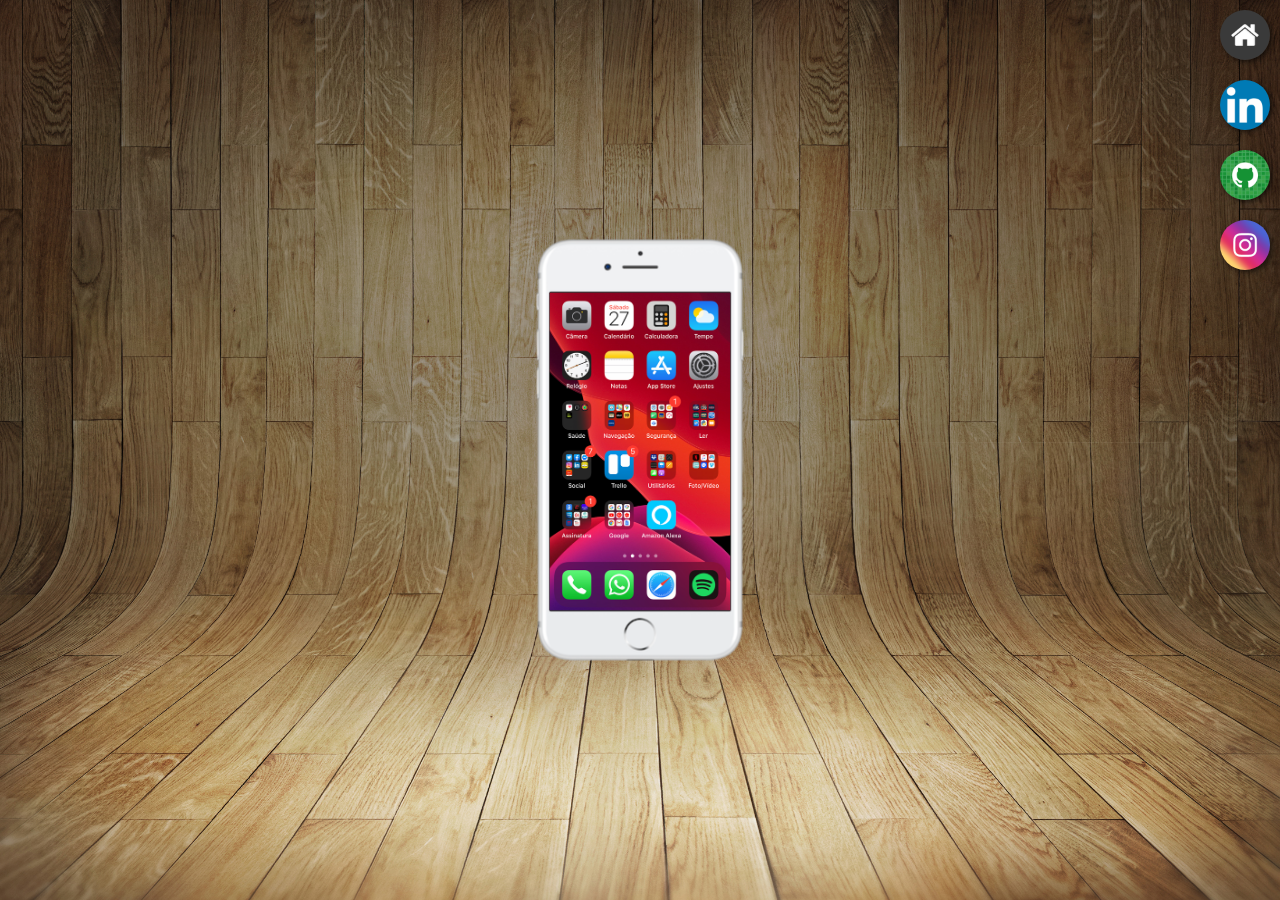
<file: index.html>
<!DOCTYPE html>
<html lang="pt-br">
<head>
    <meta charset="UTF-8">
    <meta http-equiv="X-UA-Compatible" content="IE=edge">
    <meta name="viewport" content="width=device-width, initial-scale=1.0">
    <title>Minhas Redes Sociais</title>
    <link rel="shortcut icon" href="assets/favicon.ico" type="image/x-icon">
    <link rel="stylesheet" href="css/style.css">
</head>
<body>
    <section id="telefone">
        <iframe src="home.html" name="tela" id="tela" frameborder="0">
            Seu navegador não é compativel
        </iframe>
    </section>
    <section id="redeSocial">
        <a href="home.html" target="tela"><img src="imagens/logo-home.jpg" alt="Logo home"></a>
        <a href="pg-linkedin.html" target="tela"><img src="imagens/logo-linkdin.png" alt="Logo linkdin"></a>
        <a href="pg-github.html" target="tela"><img src="imagens/logo-github.jpg" alt="Logo github"></a>
        <a href="pg-instagram.html" target="tela"><img src="imagens/logo-instagram.jpg" alt="Logo instagram"></a>
    </section>
</body>
</html>
</file>
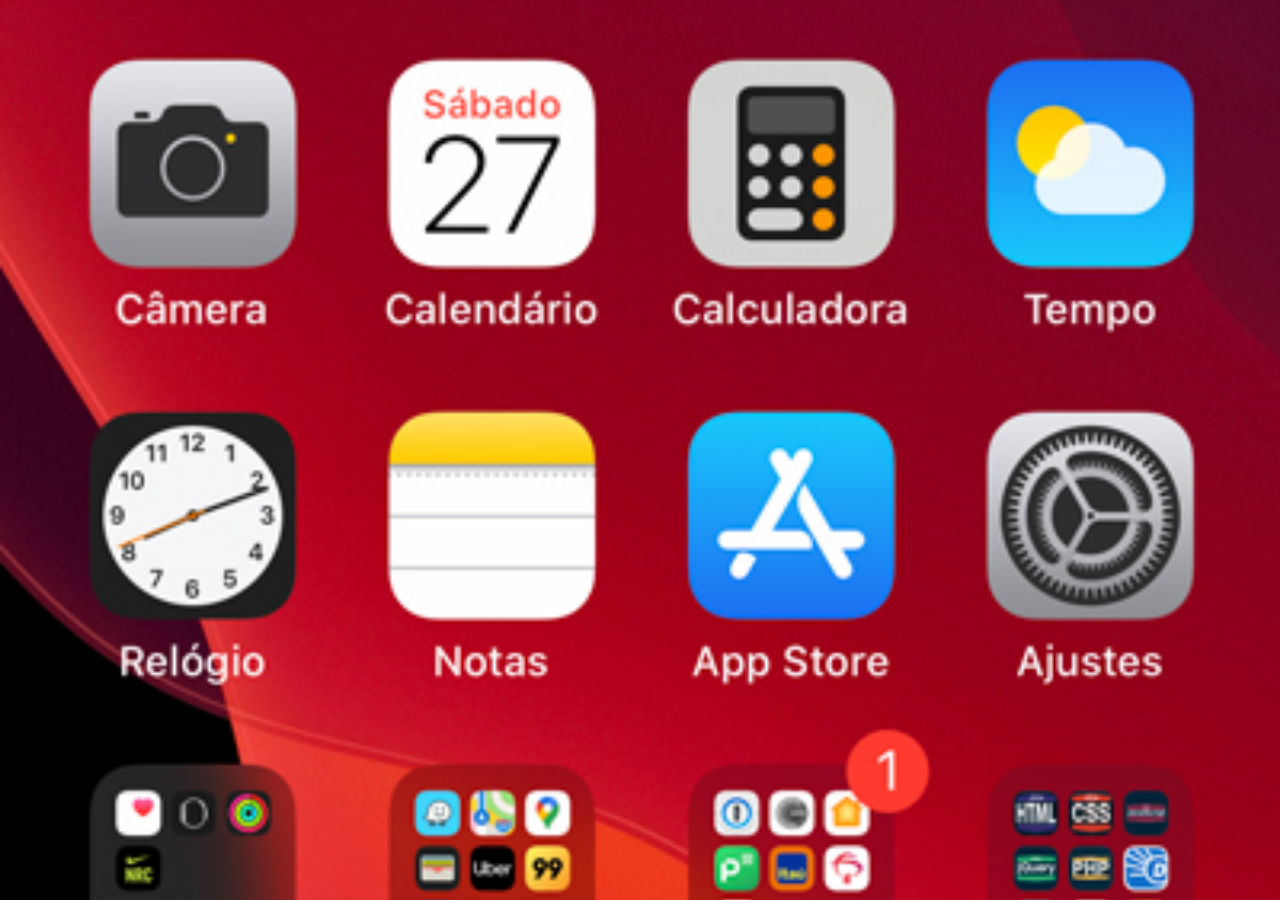
<file: home.html>
<!DOCTYPE html>
<html lang="pt-br">
<head>
    <meta charset="UTF-8">
    <meta http-equiv="X-UA-Compatible" content="IE=edge">
    <meta name="viewport" content="width=device-width, initial-scale=1.0">
    <title>home-telefone</title>
    <style>
        * {
            margin: 0;
            padding: 0;
        }

        body {
            width: 100vw;
            height: 100vh;
            background: black url('imagens/tela-home.jpg') no-repeat top center;
            background-size: cover;
        }
    </style>
</head>
<body>
</body>
</html>
</file>
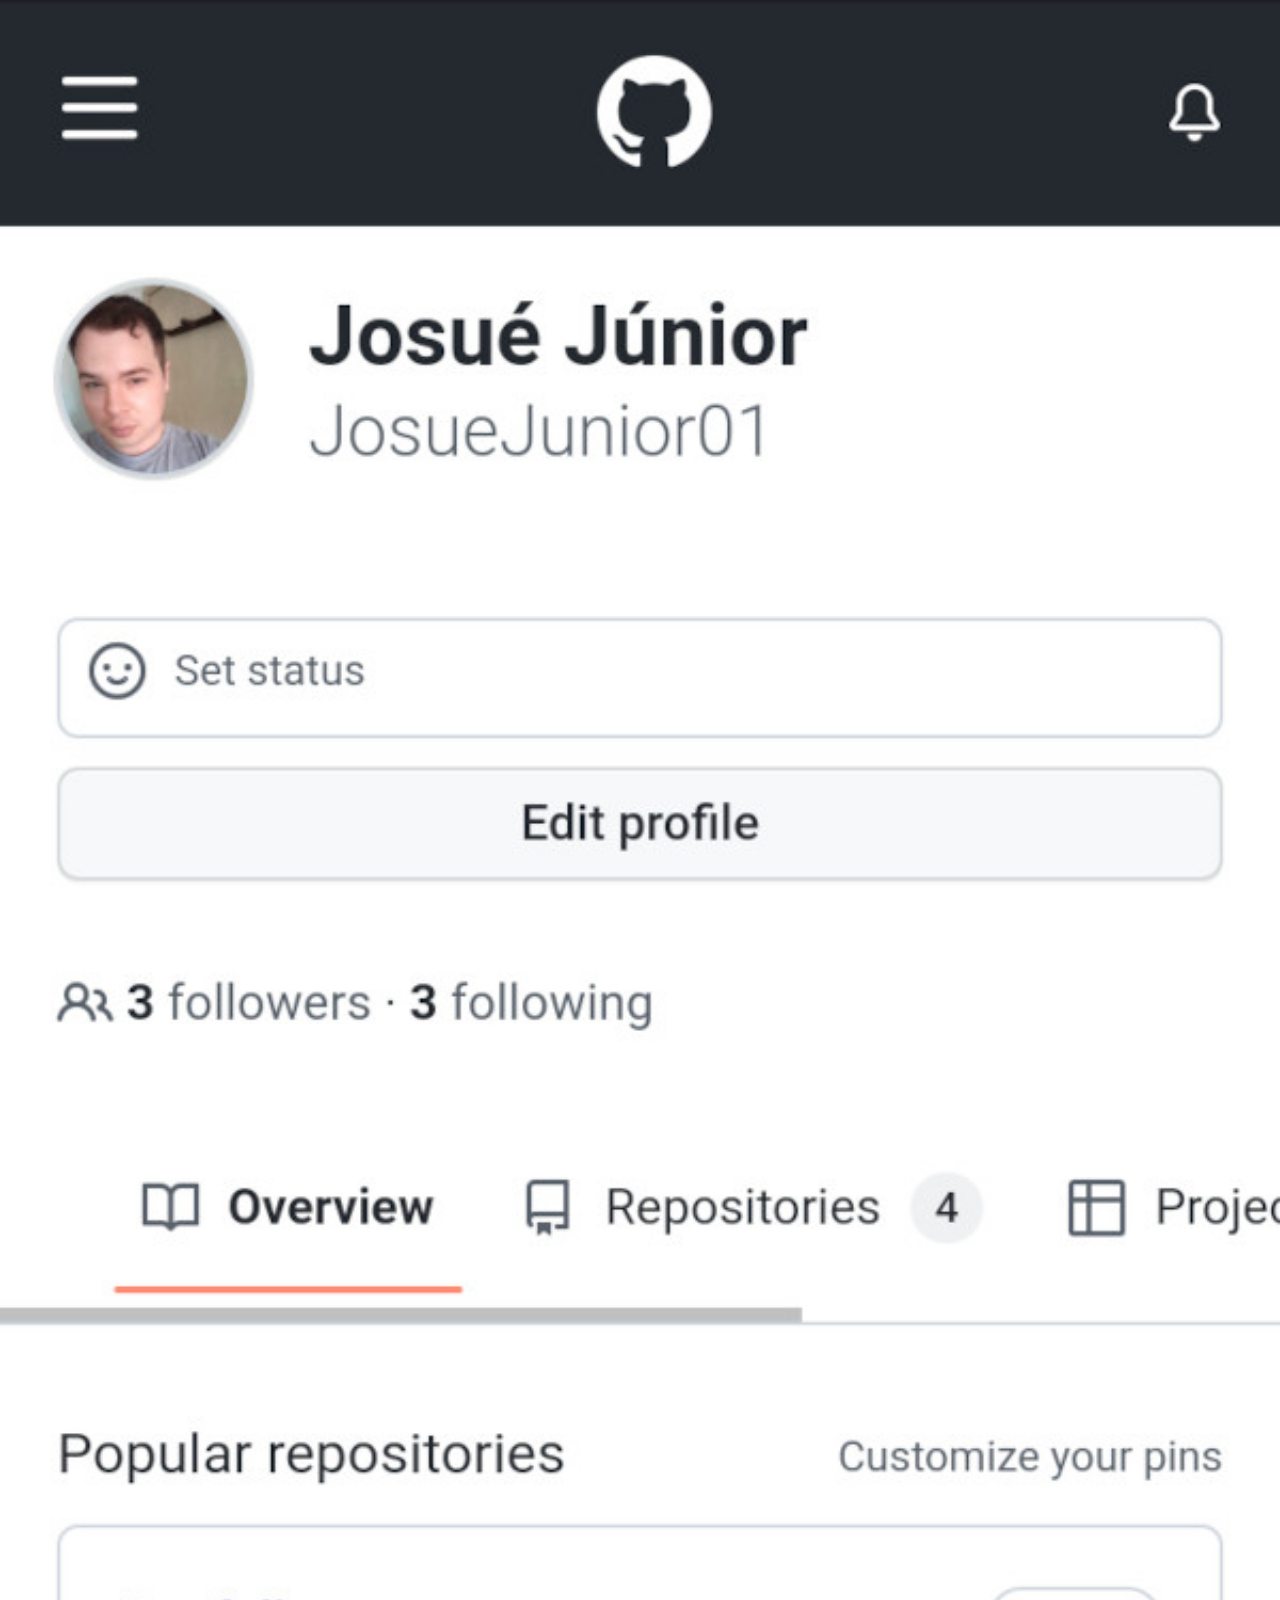
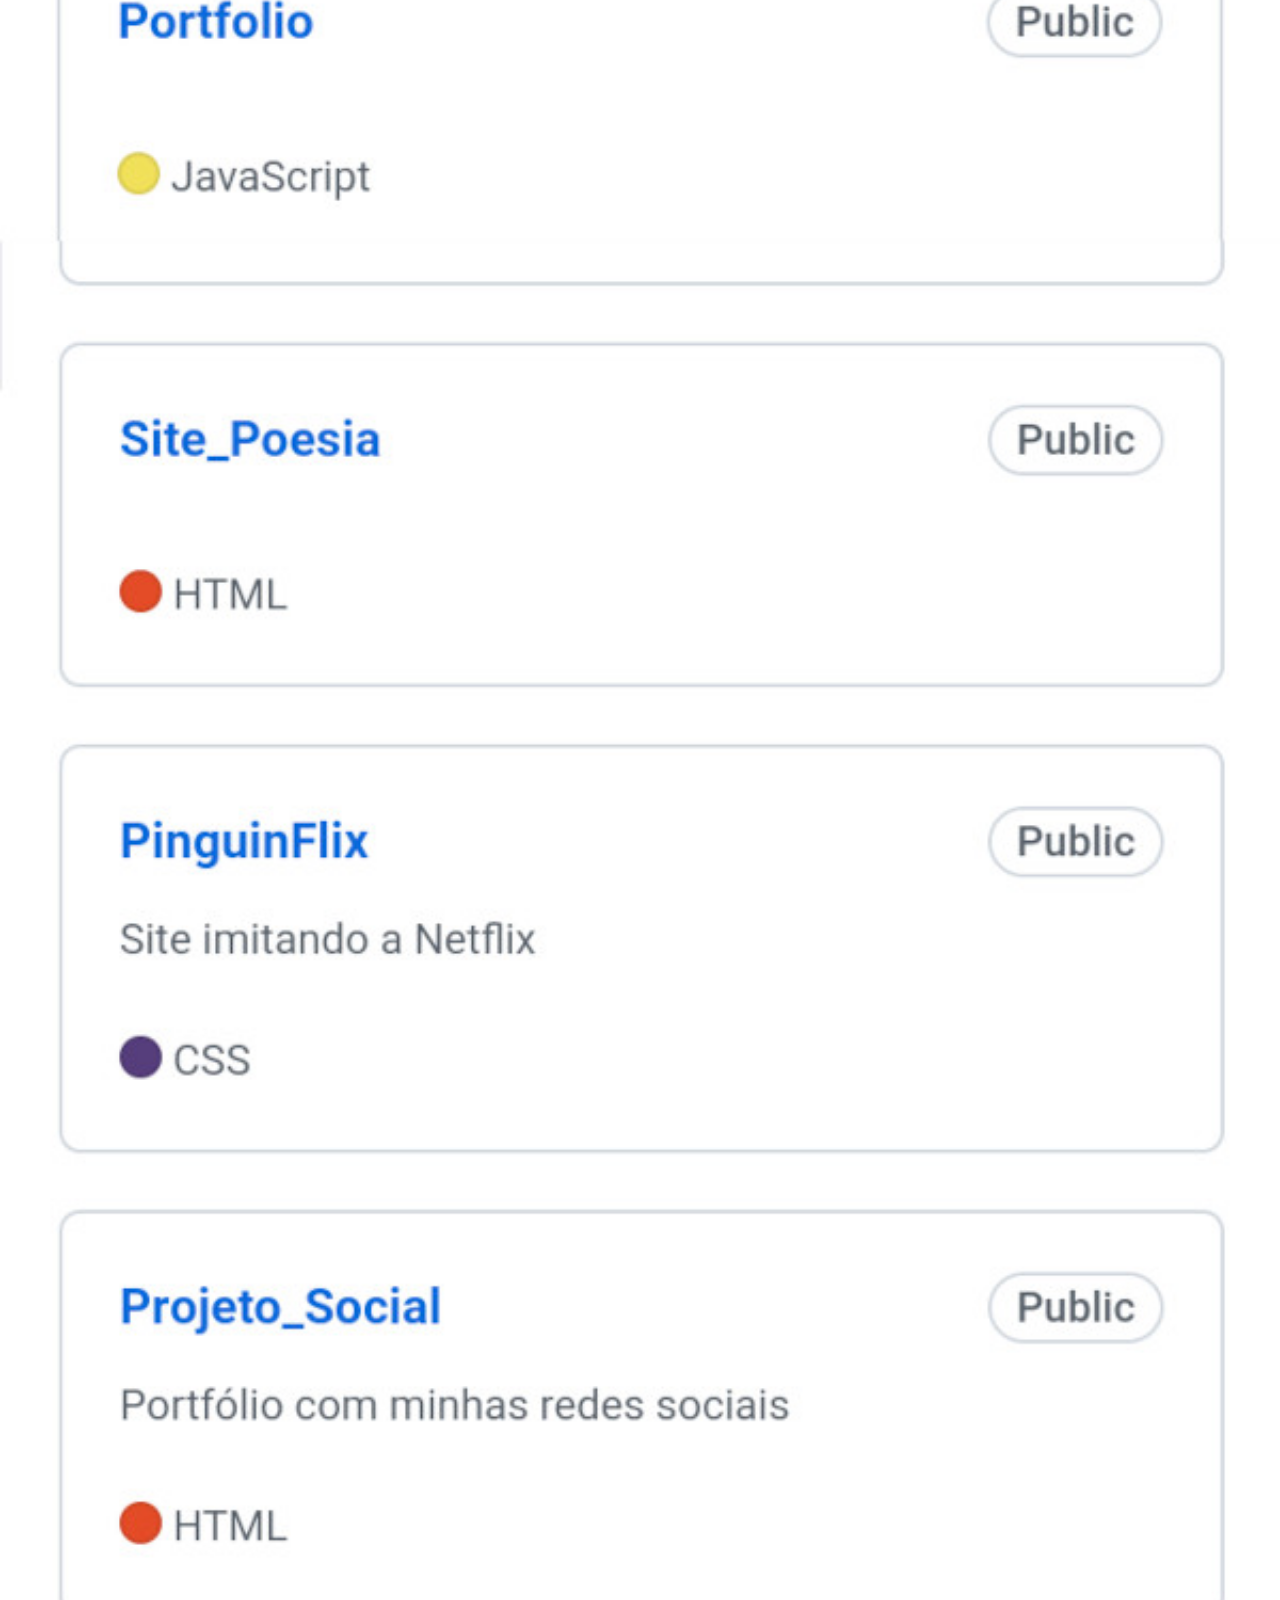
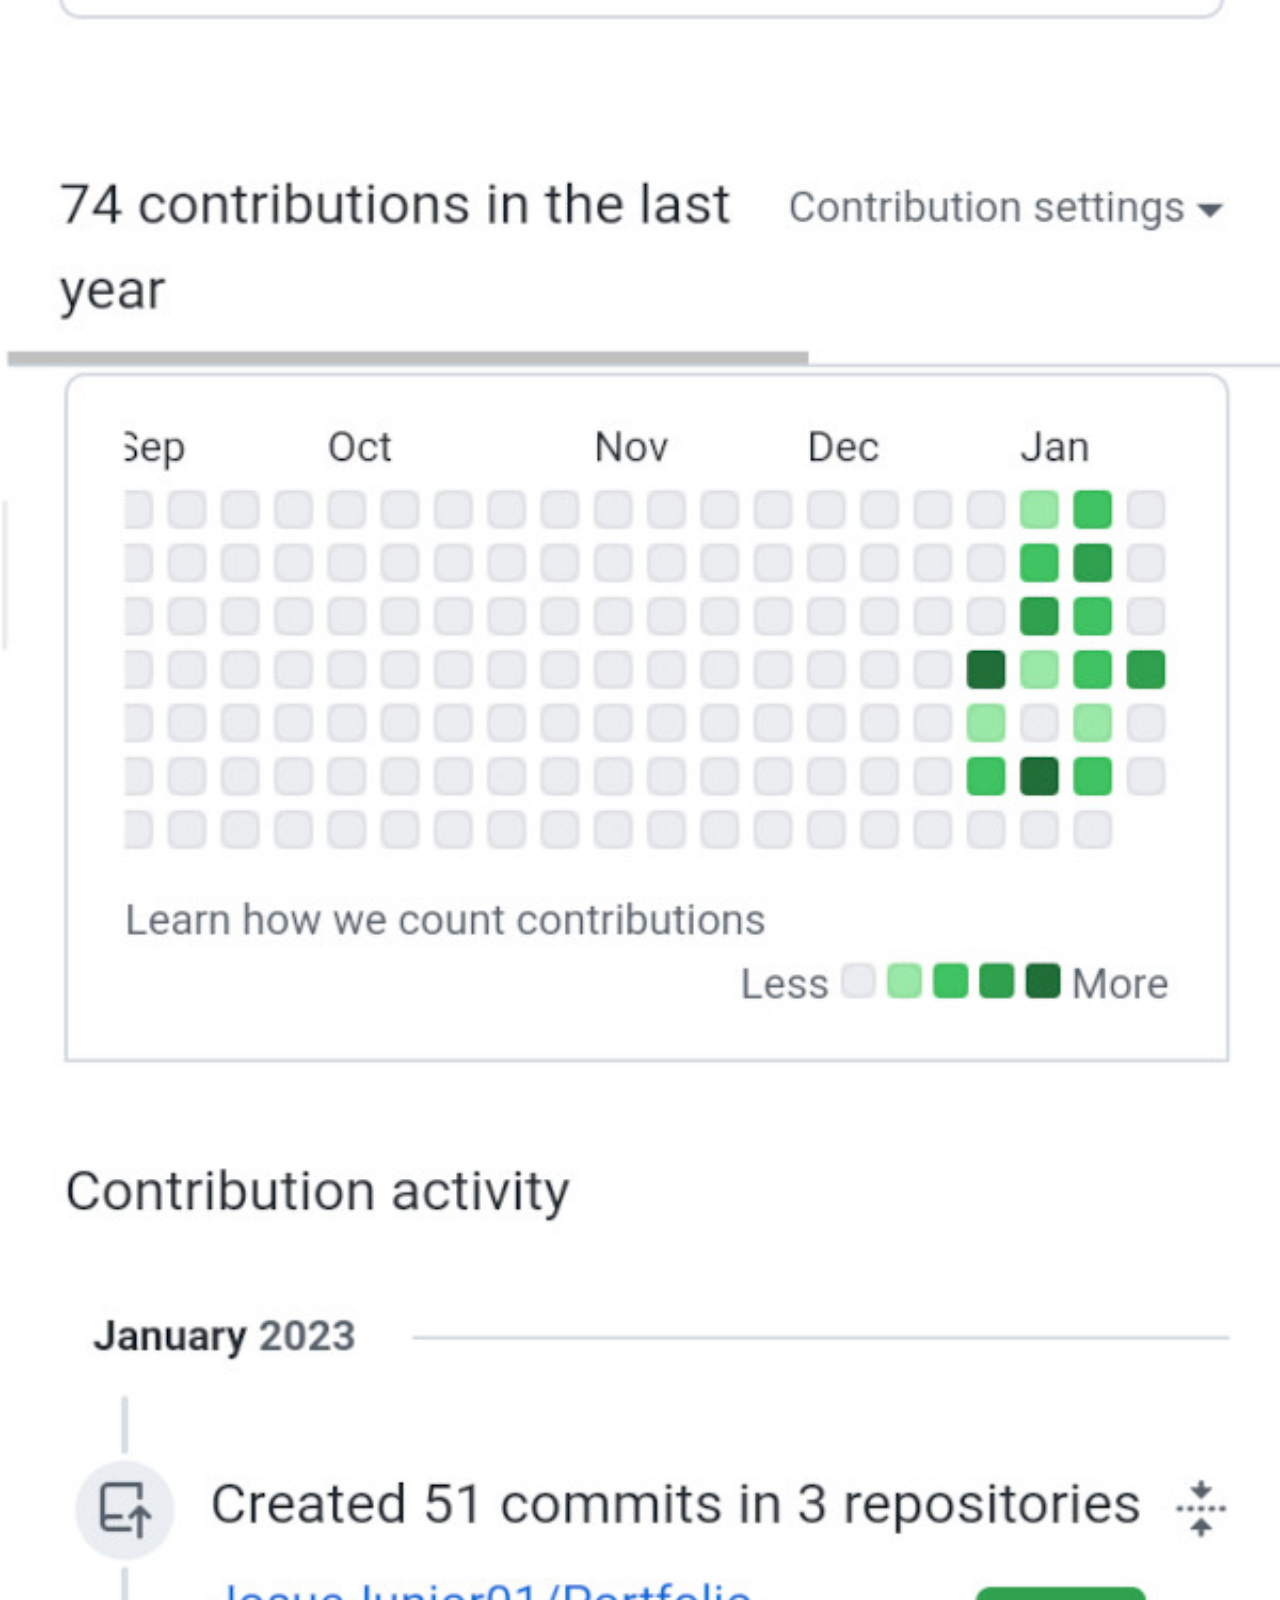
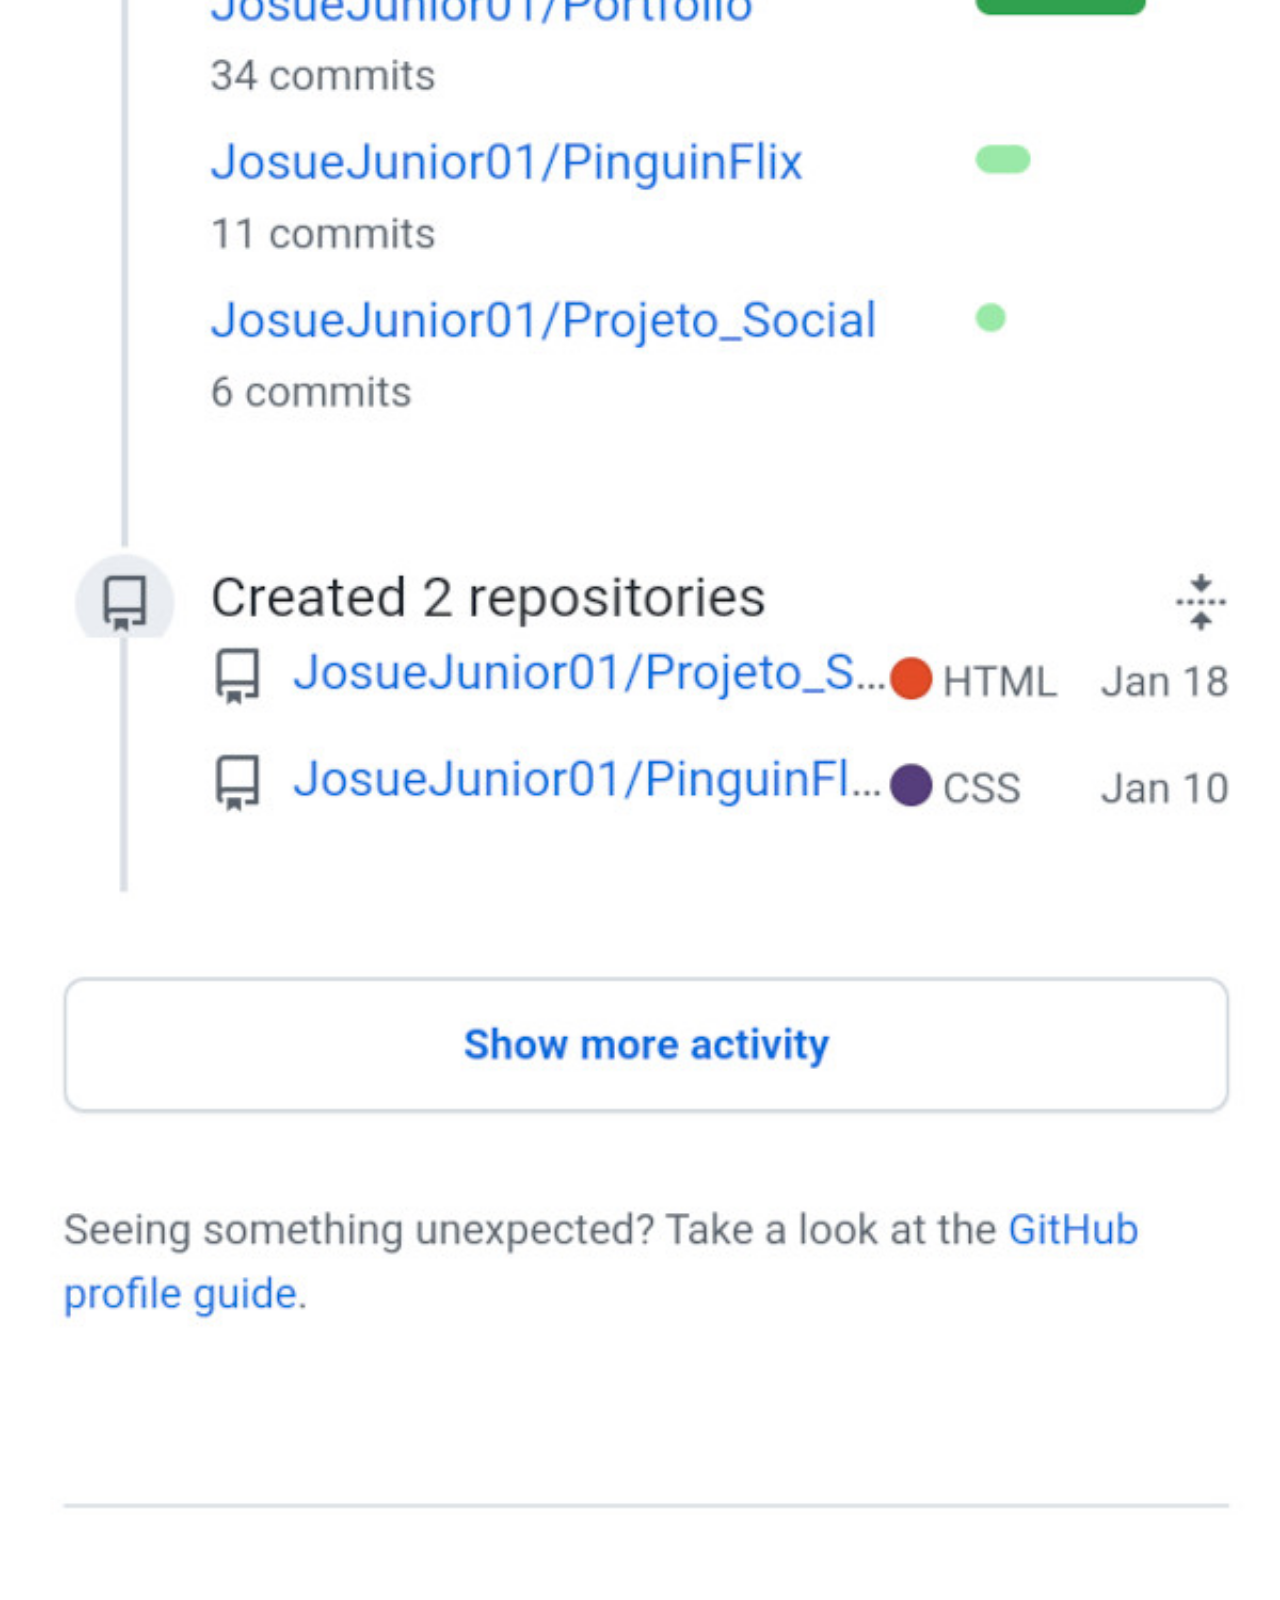
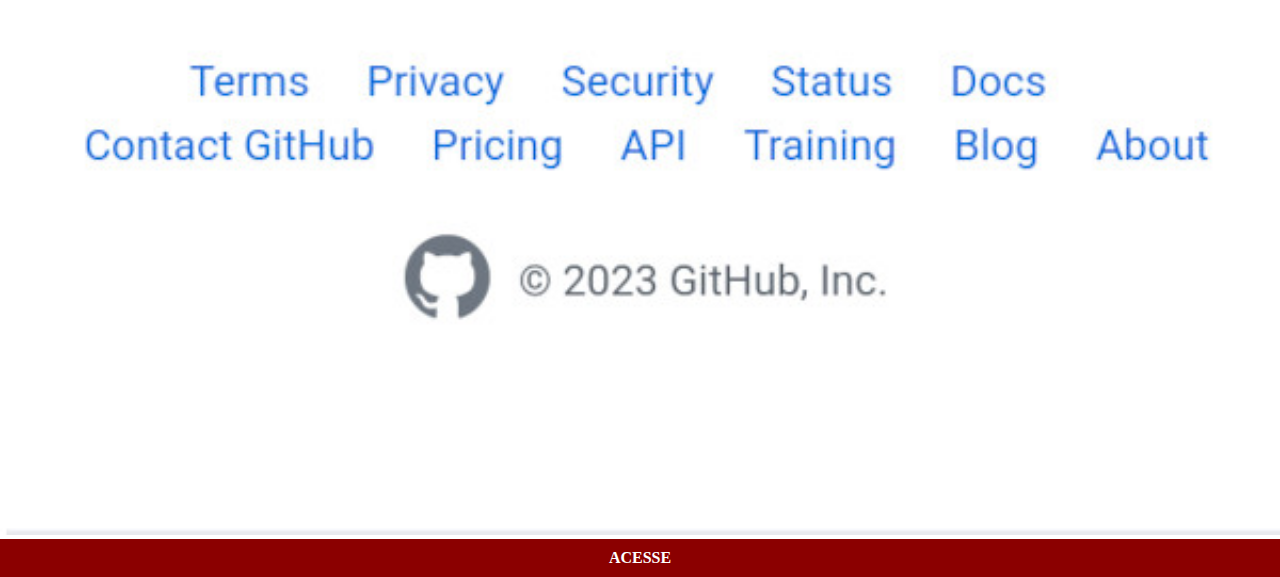
<file: pg-github.html>
<!DOCTYPE html>
<html lang="pt-br">
<head>
    <meta charset="UTF-8">
    <meta http-equiv="X-UA-Compatible" content="IE=edge">
    <meta name="viewport" content="width=device-width, initial-scale=1.0">
    <title>Página GitHub</title>
    <link rel="stylesheet" href="css/social.css">
</head>
<body>
    <img src="imagens/tela-github.jpg" alt="Github">
    <a href="https://github.com/JosueJunior01/" target="_blank" rel="external">Acesse</a>
</body>
</html>
</file>
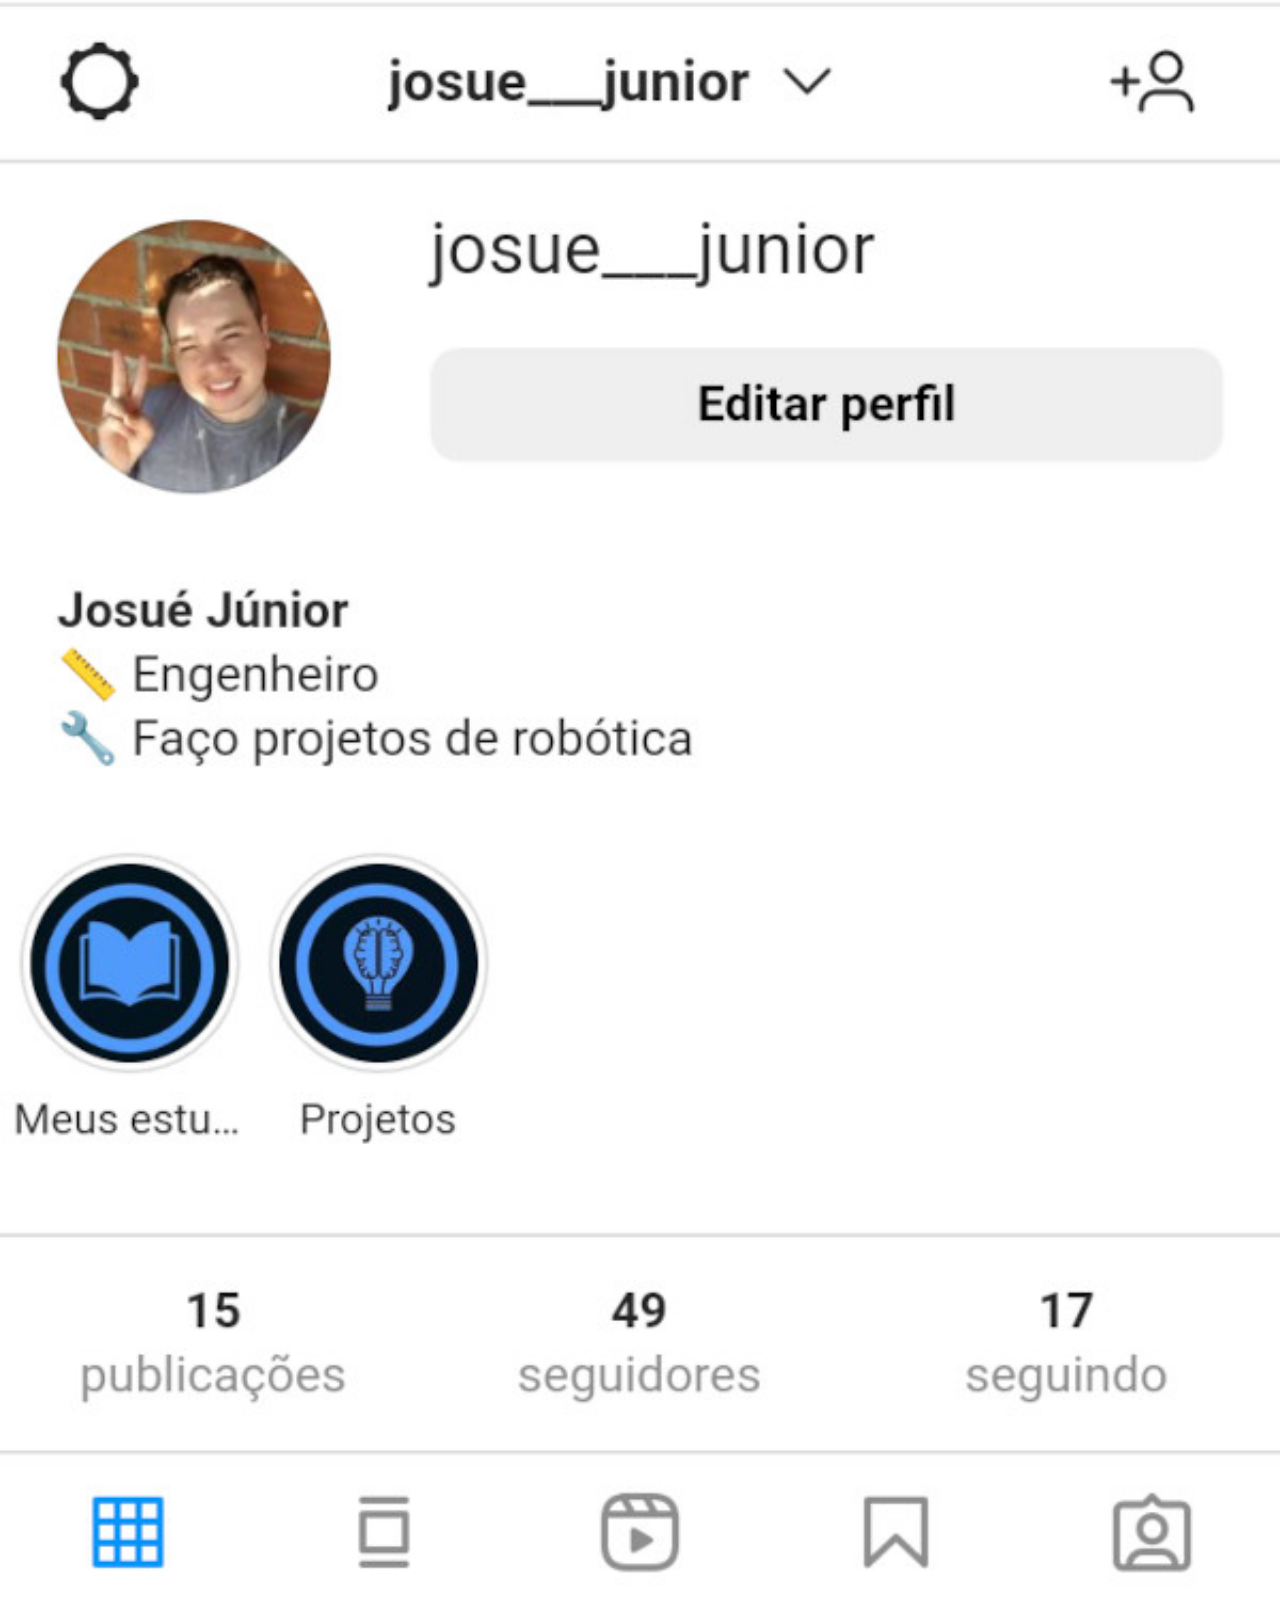
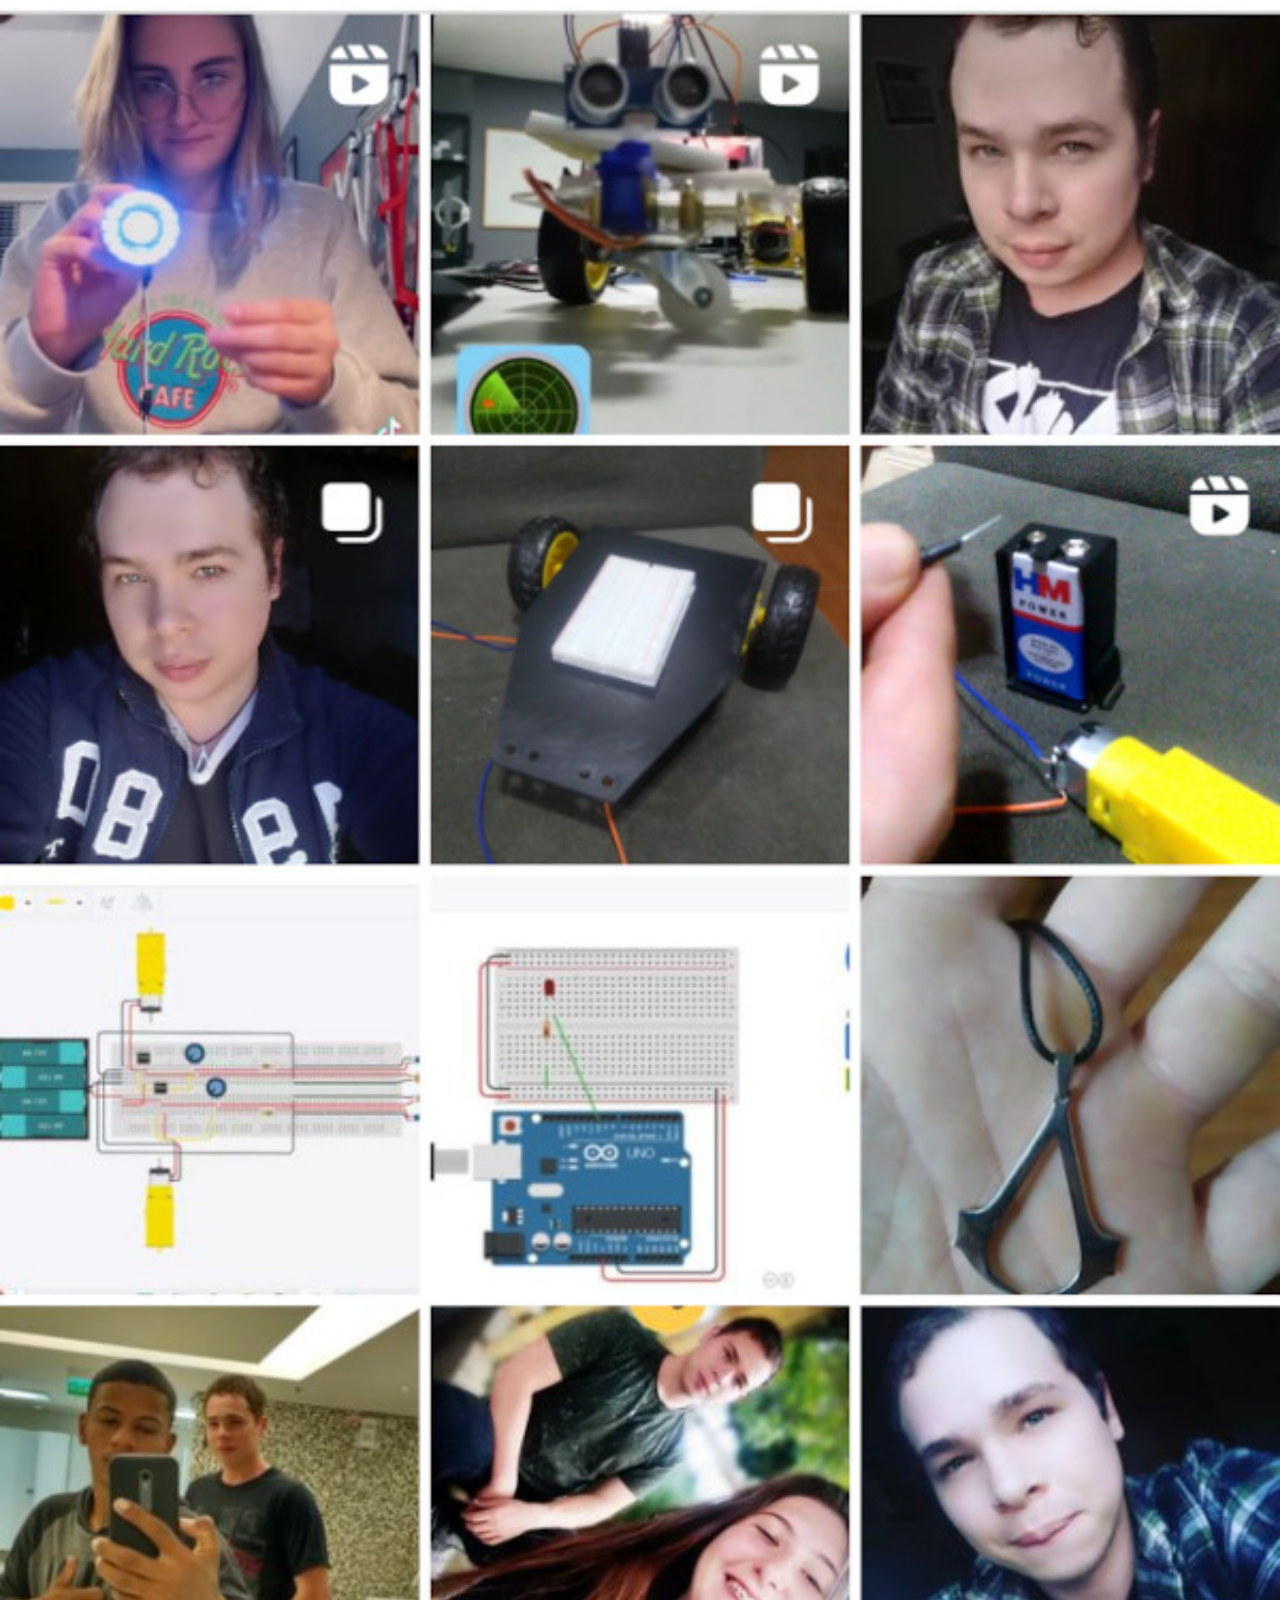
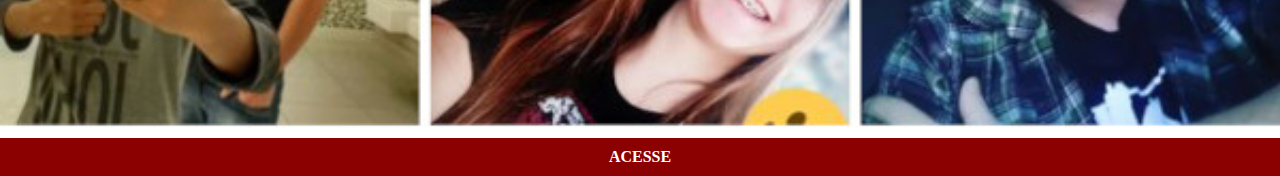
<file: pg-instagram.html>
<!DOCTYPE html>
<html lang="pt-br">
<head>
    <meta charset="UTF-8">
    <meta http-equiv="X-UA-Compatible" content="IE=edge">
    <meta name="viewport" content="width=device-width, initial-scale=1.0">
    <title>Página Instagram</title>
    <link rel="stylesheet" href="css/social.css">
</head>
<body>
    <img src="imagens/tela-instagram.jpg" alt="Instagram">
    <a href="https://www.instagram.com/josue___junior/" target="_blank" rel="external">Acesse</a>
</body>
</html>
</file>
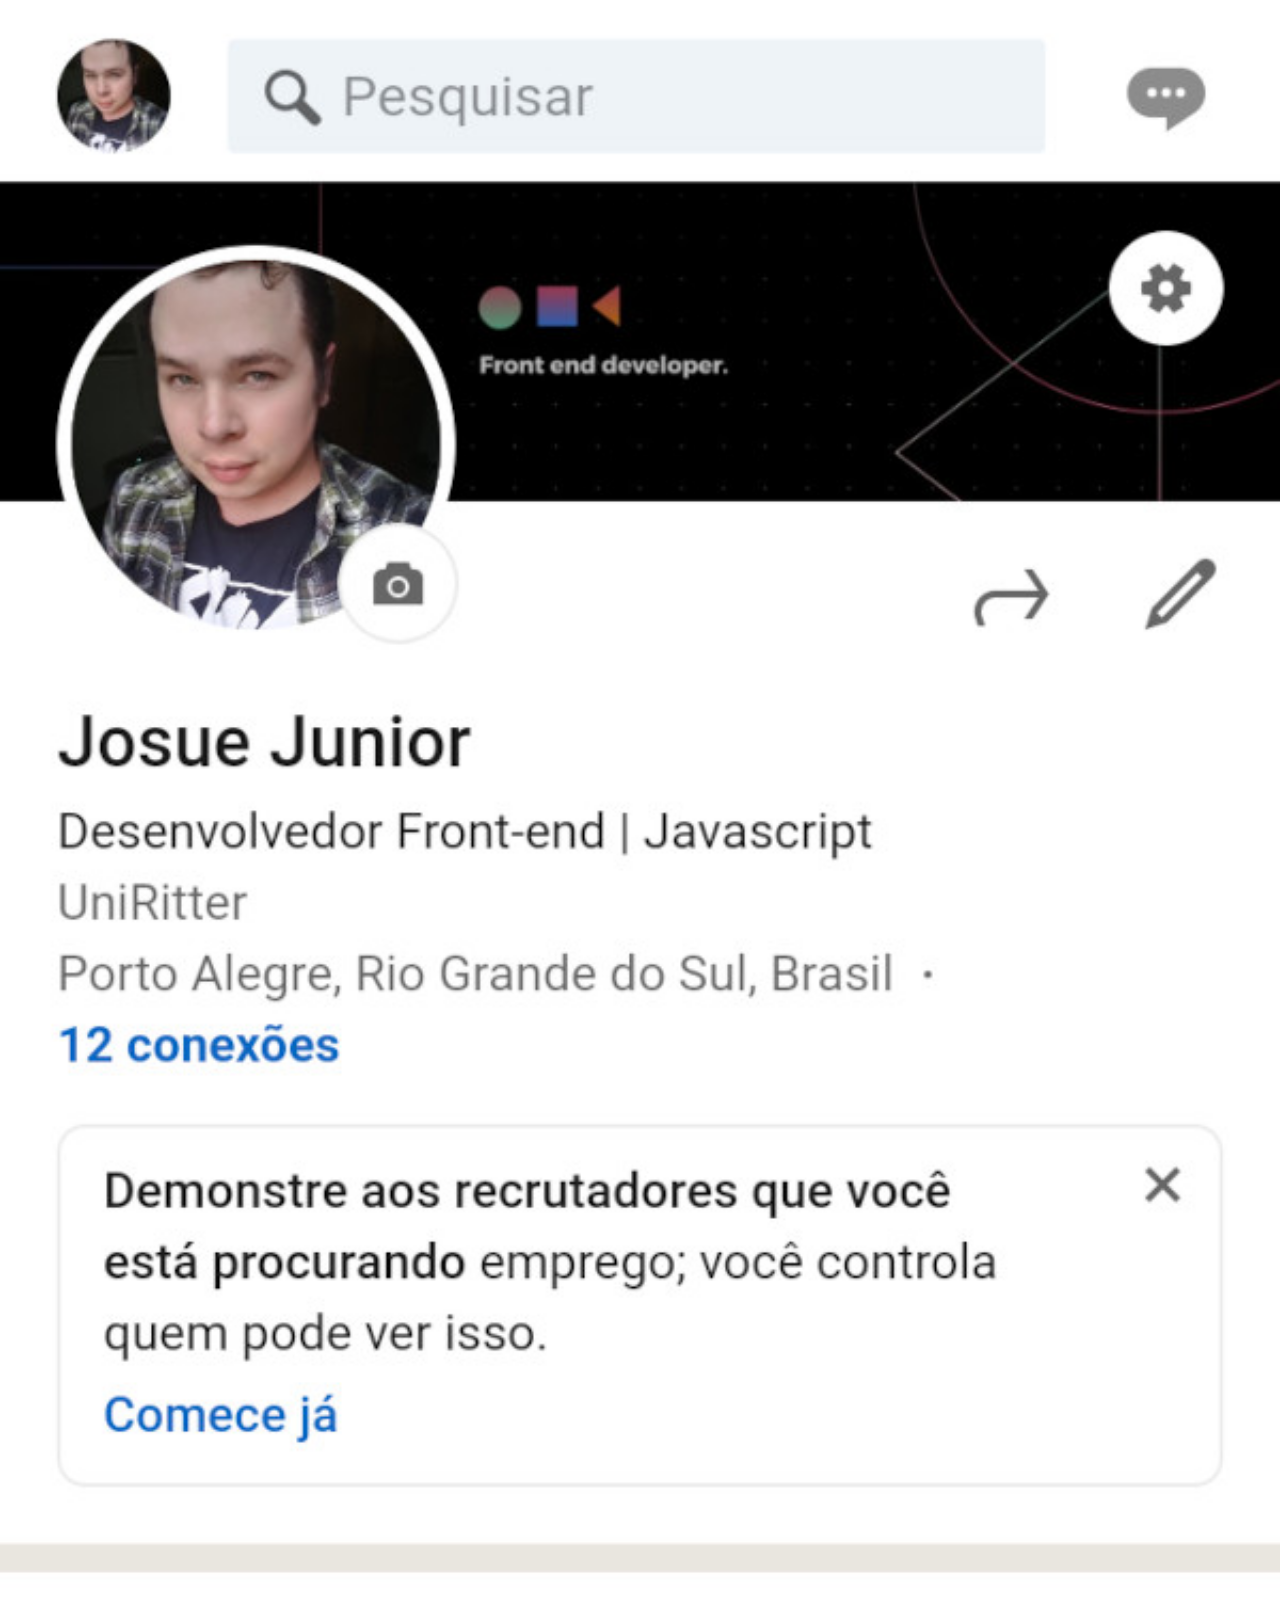
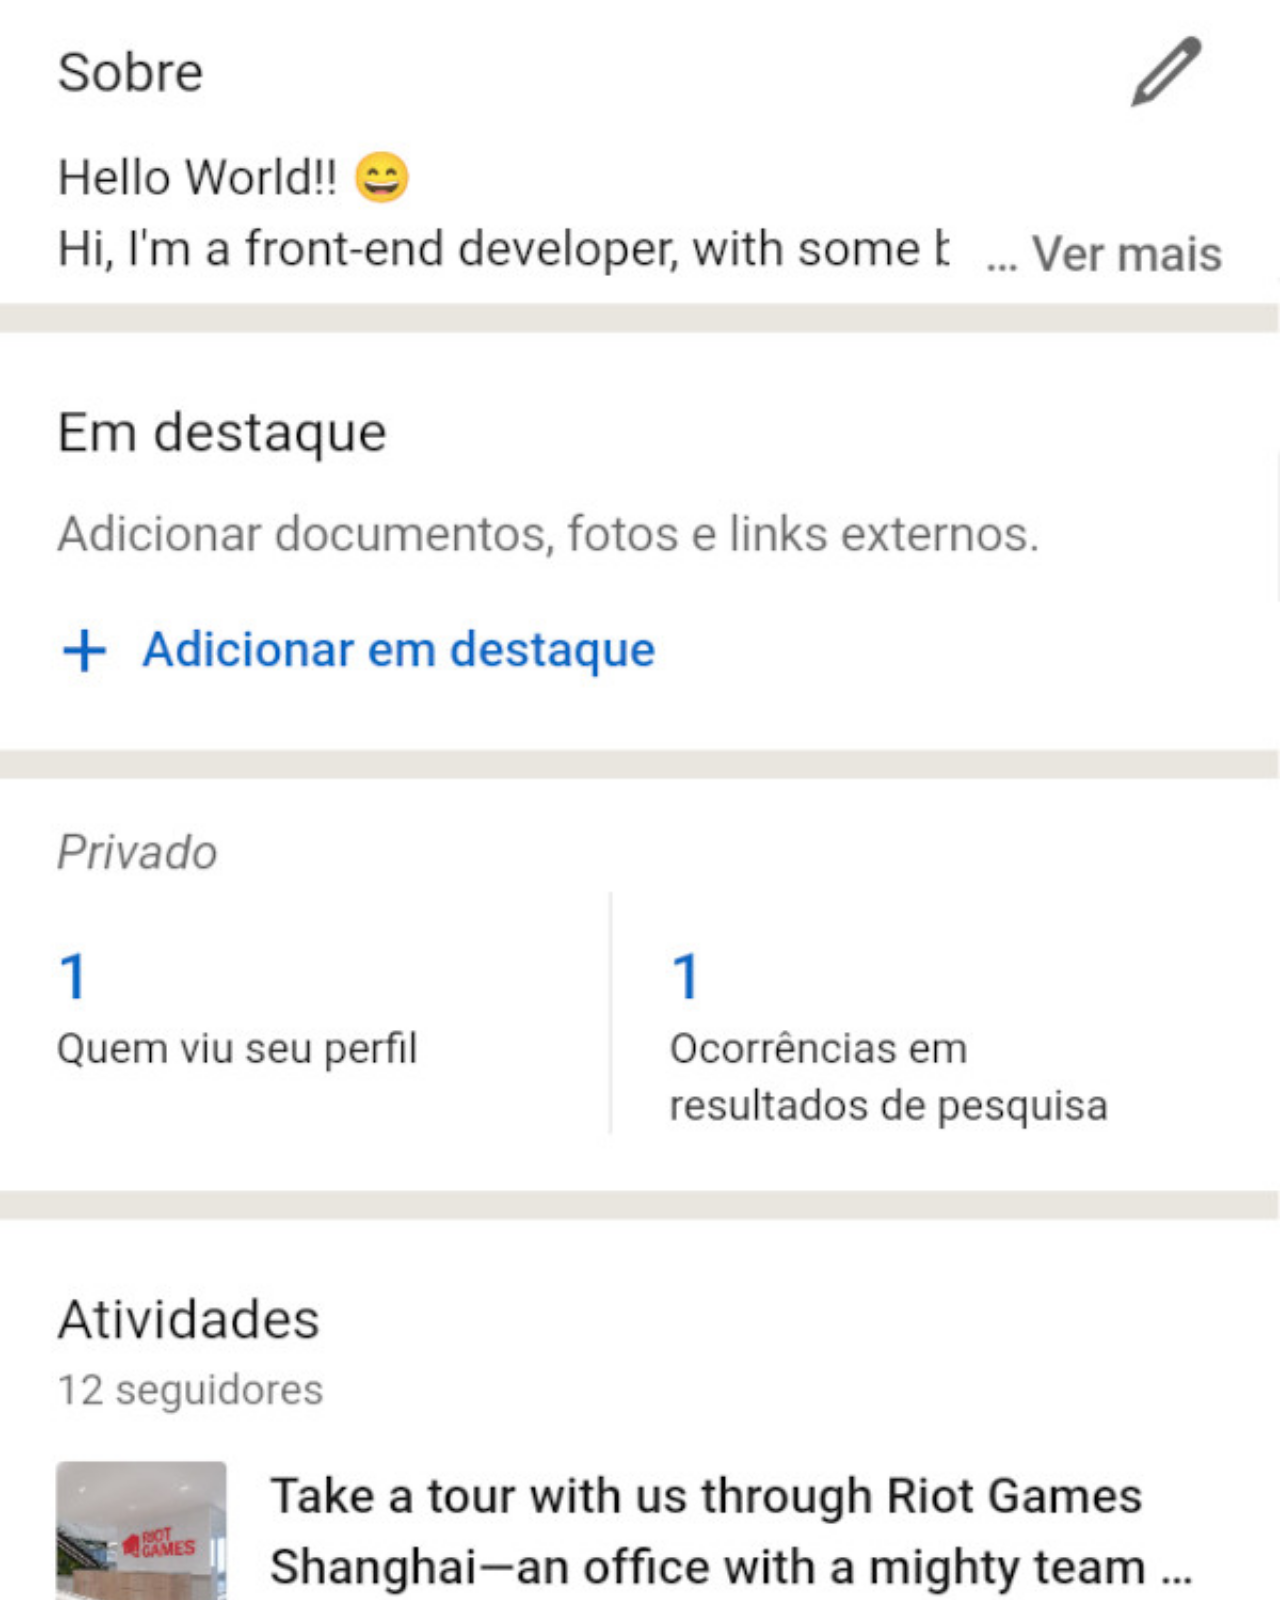
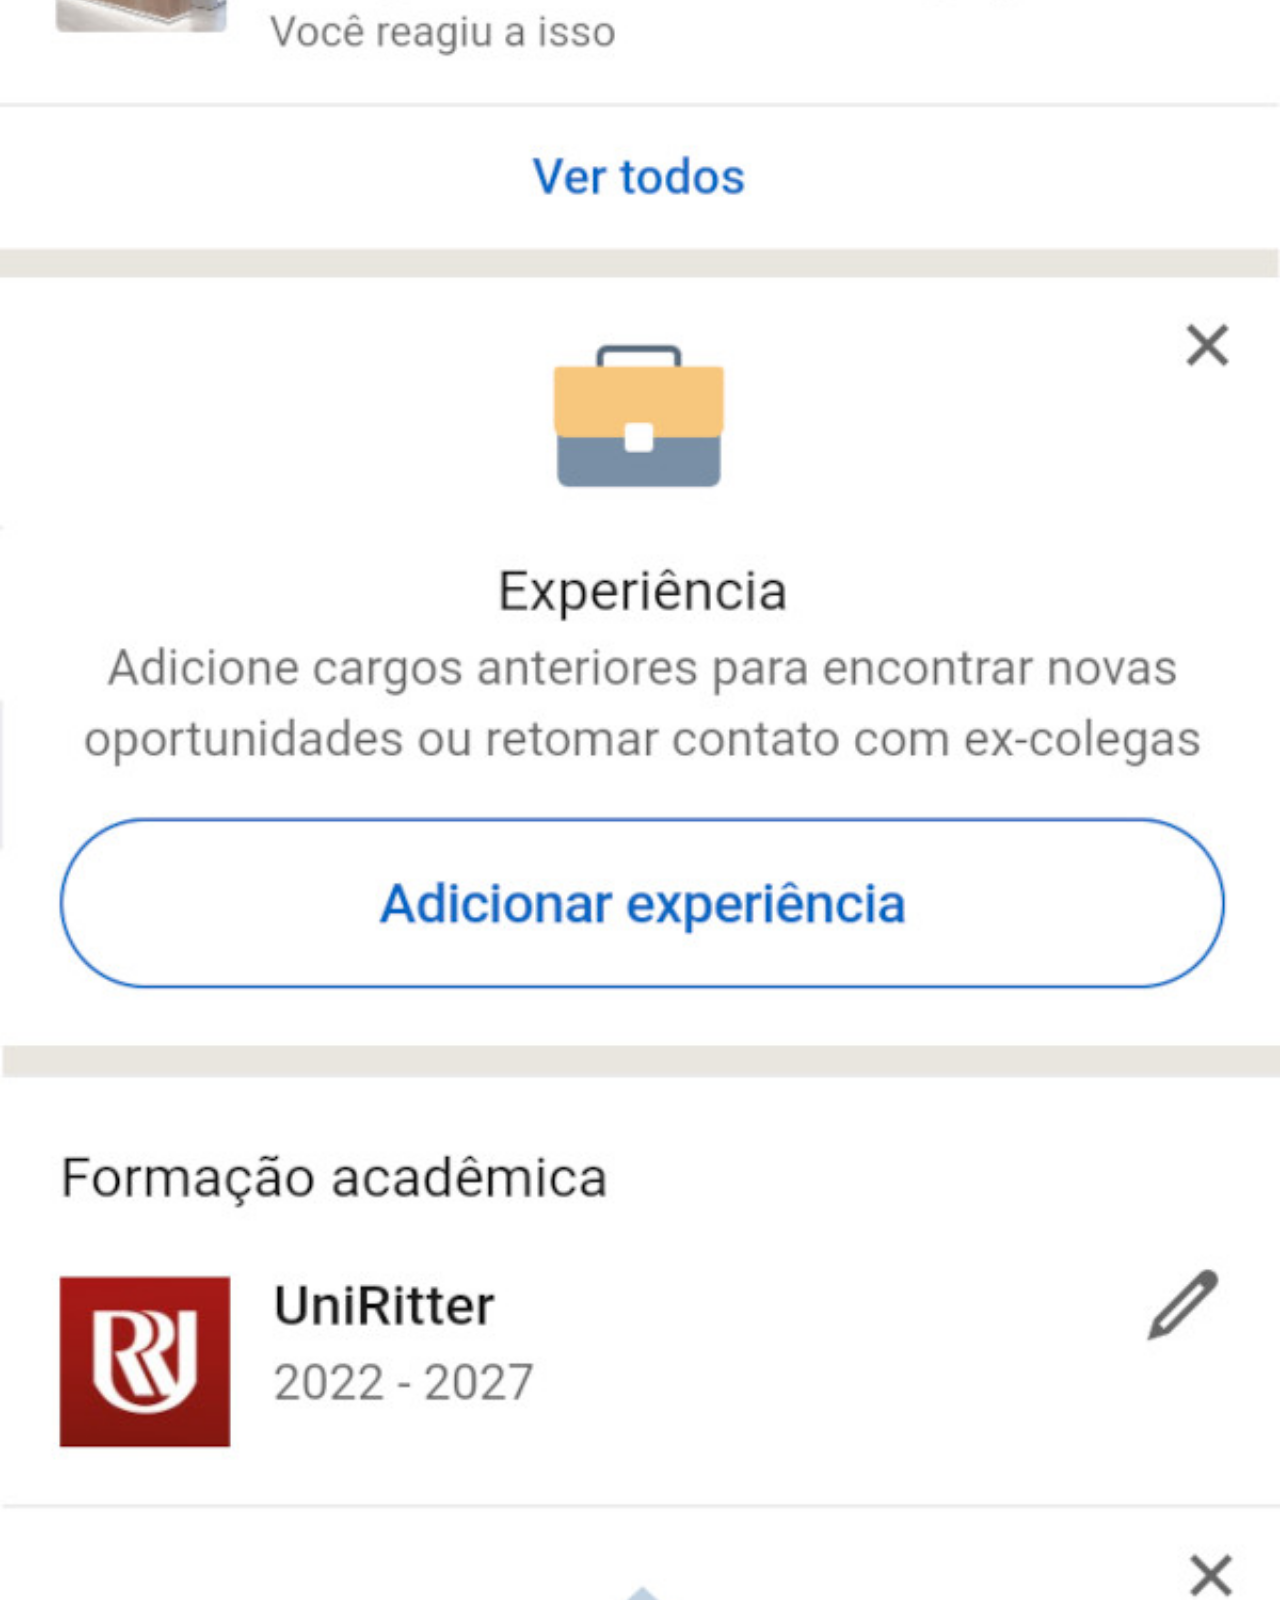
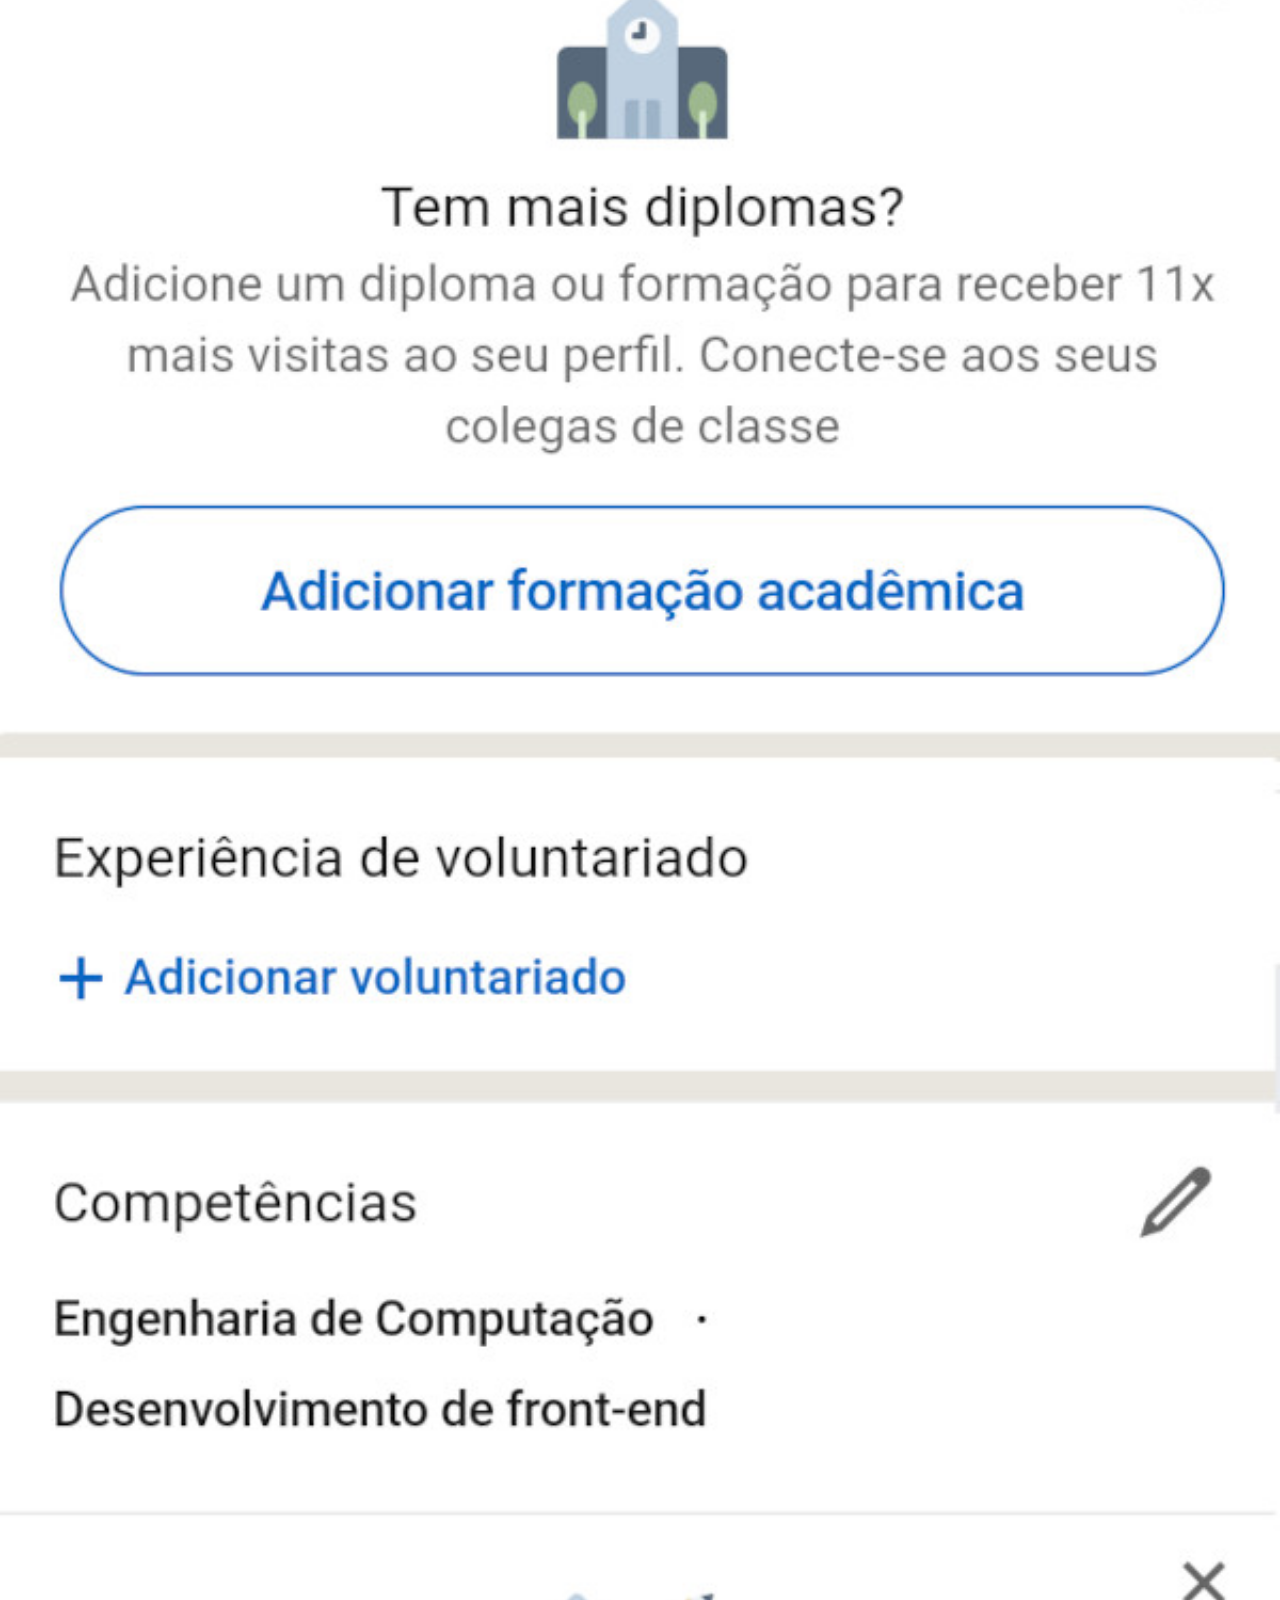
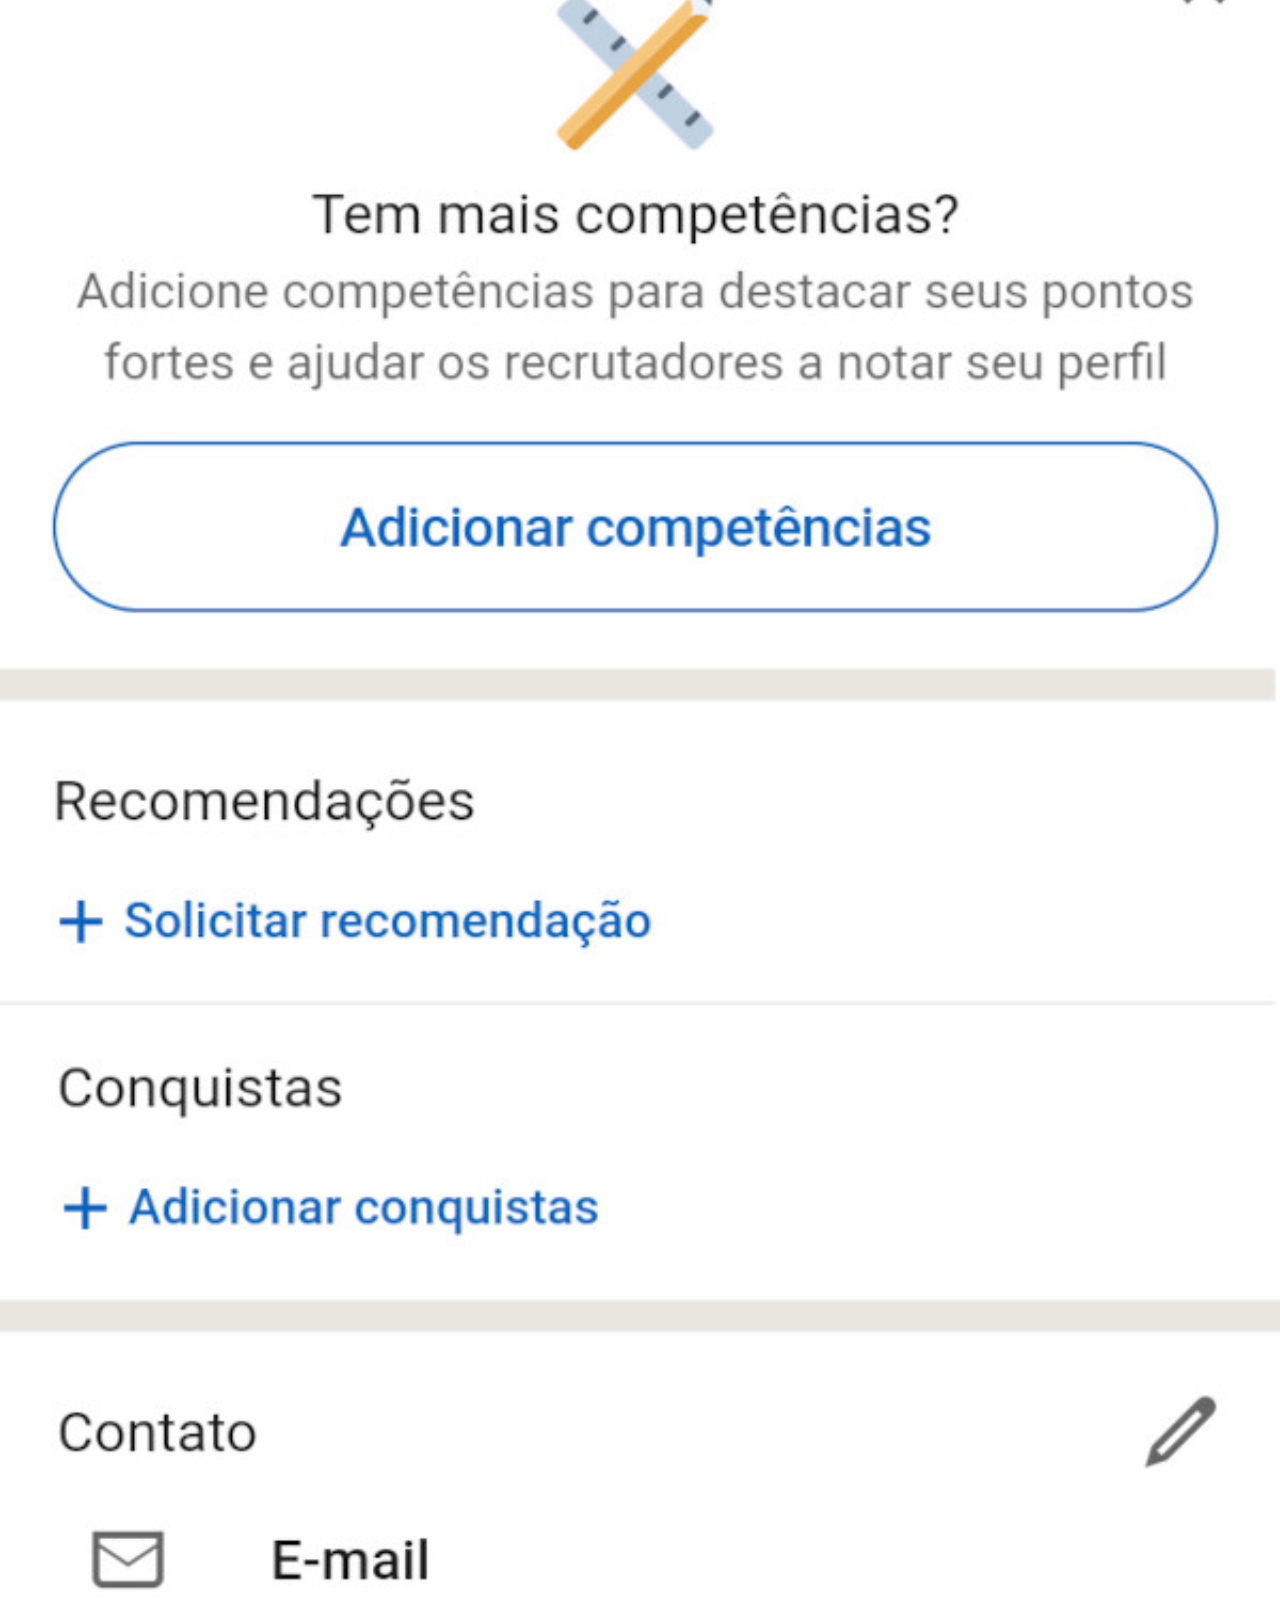
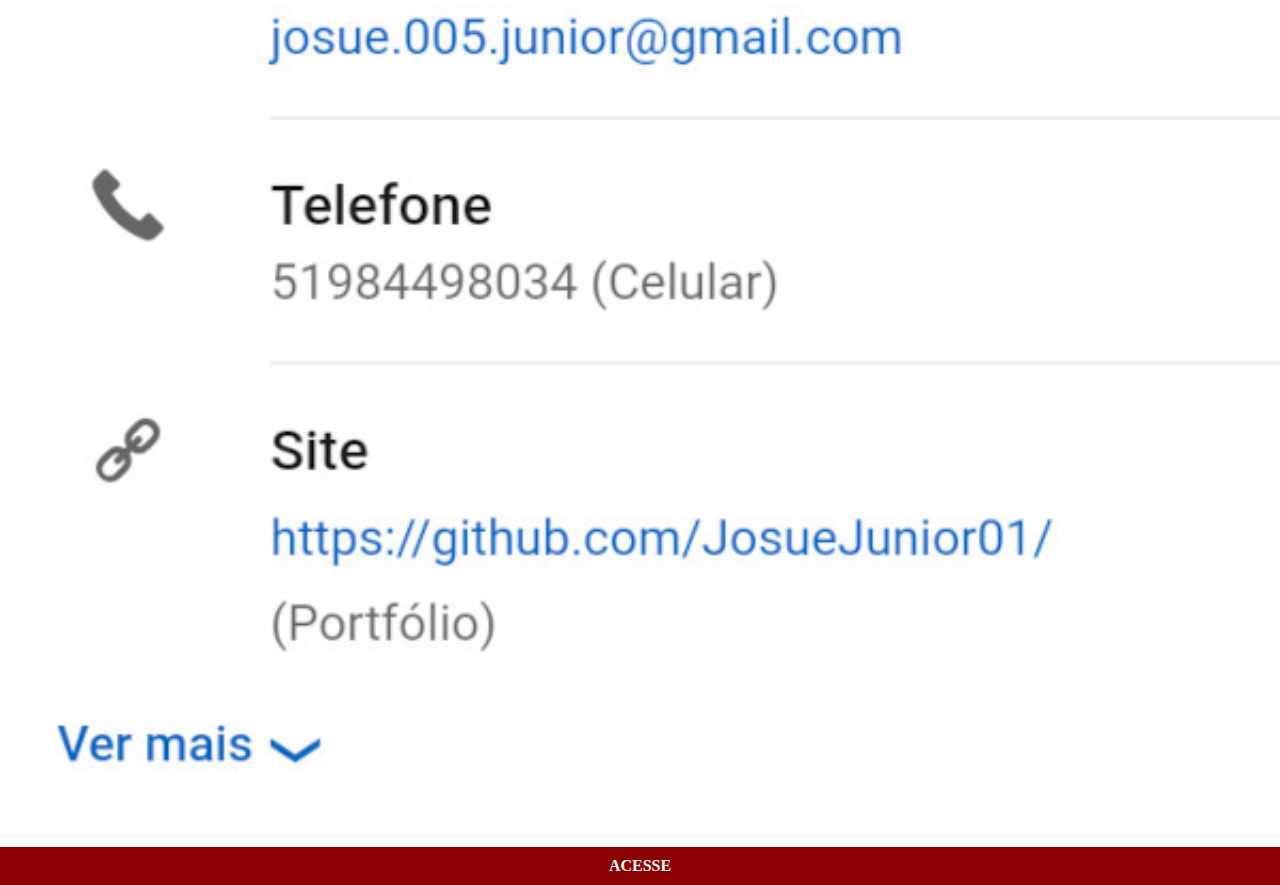
<file: pg-linkedin.html>
<!DOCTYPE html>
<html lang="pt-br">
<head>
    <meta charset="UTF-8">
    <meta http-equiv="X-UA-Compatible" content="IE=edge">
    <meta name="viewport" content="width=device-width, initial-scale=1.0">
    <title>Página Linkedin</title>
    <link rel="stylesheet" href="css/social.css">
</head>
<body>
    <img src="imagens/tela-linkdin.jpg" alt="Linkdin">
    <a href="https://www.linkedin.com/in/josue-junior-fe/" target="_blank" rel="external">Acesse</a>
</body>
</html>
</file>
<file: css/style.css>
@charset "UTF-8";

* {
    padding: 0;
    margin: 0;
}

html, body {
    width: 100vw;
    height: 100vh;
}

body {
    font-family: Arial, Helvetica, sans-serif;
    background: url('../imagens/fundo-madeira.jpg') top center no-repeat fixed;
    background-size: cover;
}

main {
    position: relative;
    height: 100vh;
}

section#telefone {
    position: absolute;
    top: 50%;
    left: 50%;
    background-color: aqua;
    background: url('../imagens/frame-iphone.png') no-repeat;
    transform: translate(-50%, -50%);
    width: 211px;
    height: 425px;
}

section#redeSocial {
    display: flex;
    flex-direction: column;
}

section#redeSocial img {
    width: 50px;
    margin: 10px;
    float: right;
    border-radius: 50%;
    box-sizing: border-box; /* Usar isso no Portfólio */
    box-shadow: 2px 2px 5px rgba(0, 0, 0, 0.603);
}

section#redeSocial img:hover {
    border: 2px solid rgba(255, 255, 255, 0.521);
    box-shadow: 4px 4px 10px rgba(0, 0, 0, 0.603);
    transform: translate(-3px, -3px);
    transition: transform .5s, border 1s;
}

iframe#tela {
    position: relative;
    top: 55px;
    left: 15px;
    width: 181px;
    height: 318px;
}
</file>
<file: css/social.css>
@charset "UTF-8";

::-webkit-scrollbar {
    width: 0;
    height: 0;
}

* {
    margin: 0;
    padding: 0;
}

a {
    display: block;
    background-color: darkred;
    color: white;
    text-decoration: none;
    text-align: center;
    font-weight: bolder;
    text-transform: uppercase;
    padding: 10px;
    transition: .3s;
}

a:hover {
    background-color: red;
}

img {
    width: 100vw;
}
</file>
